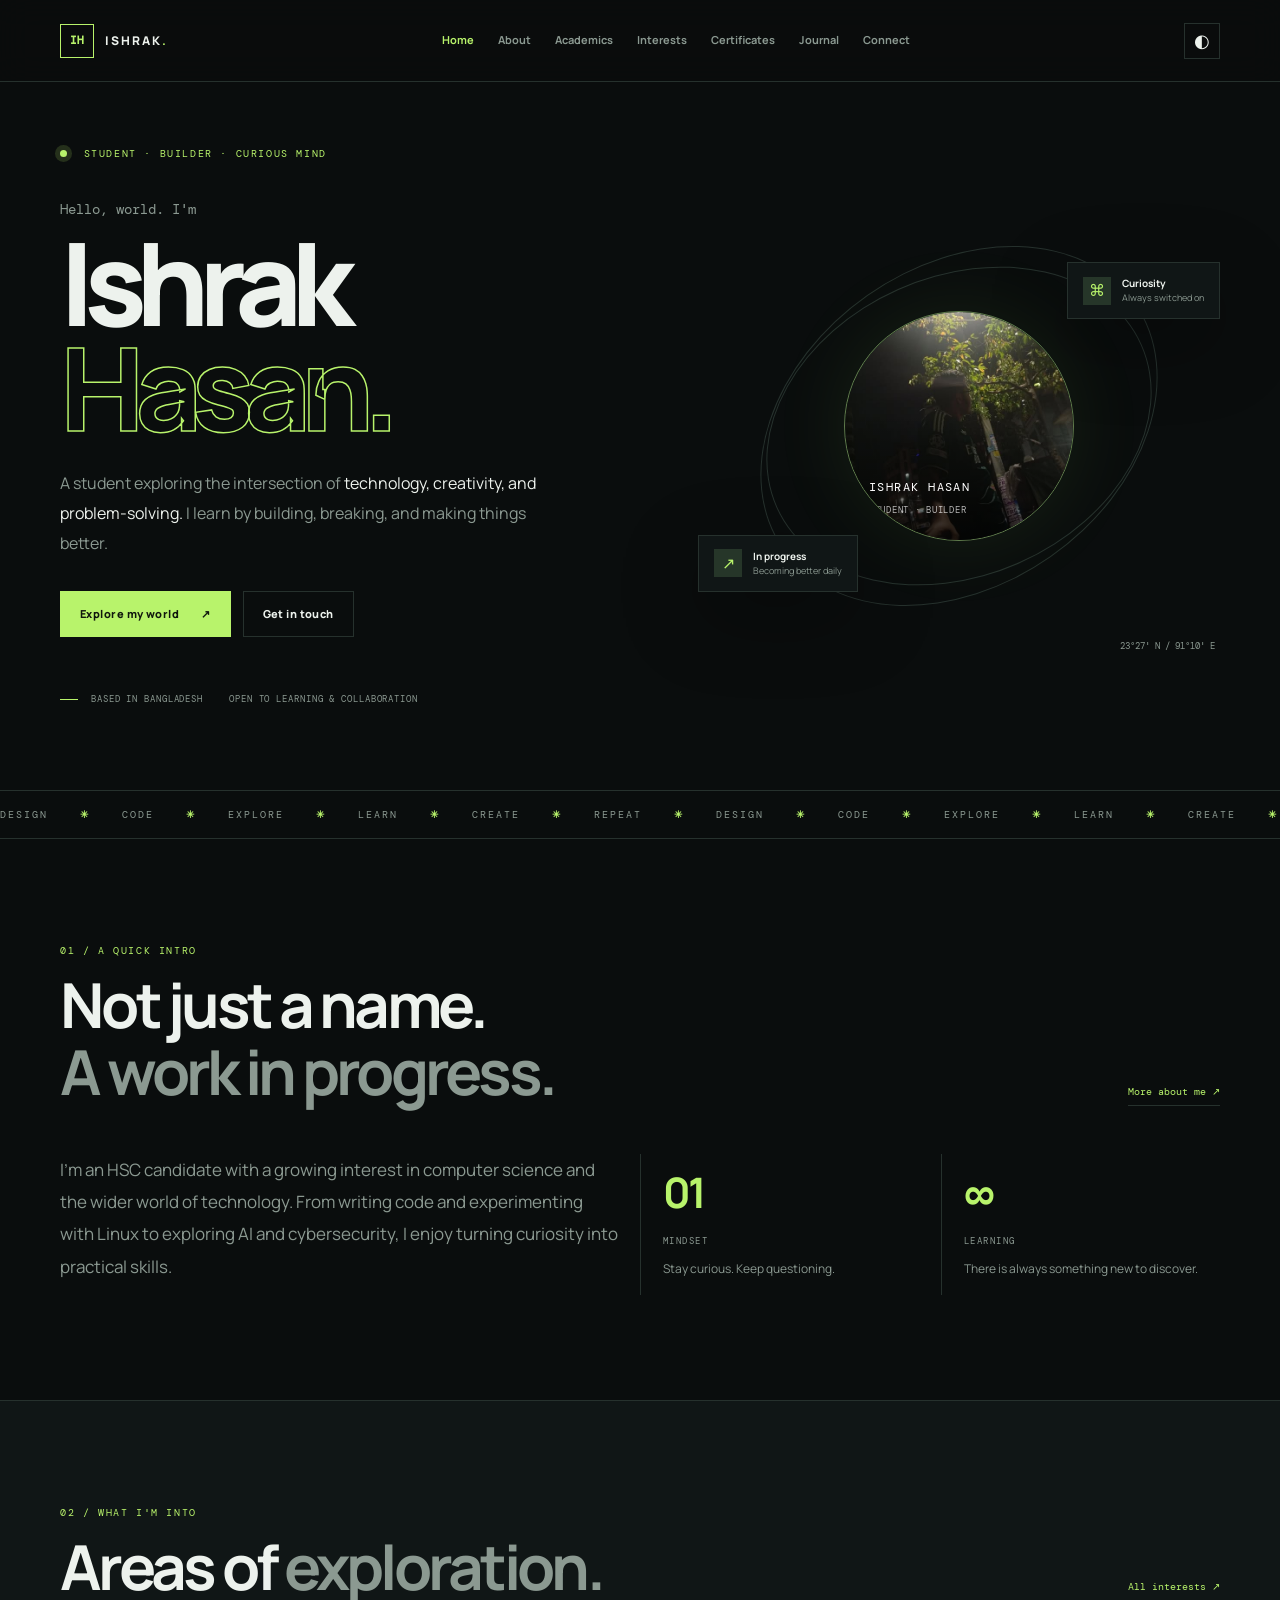
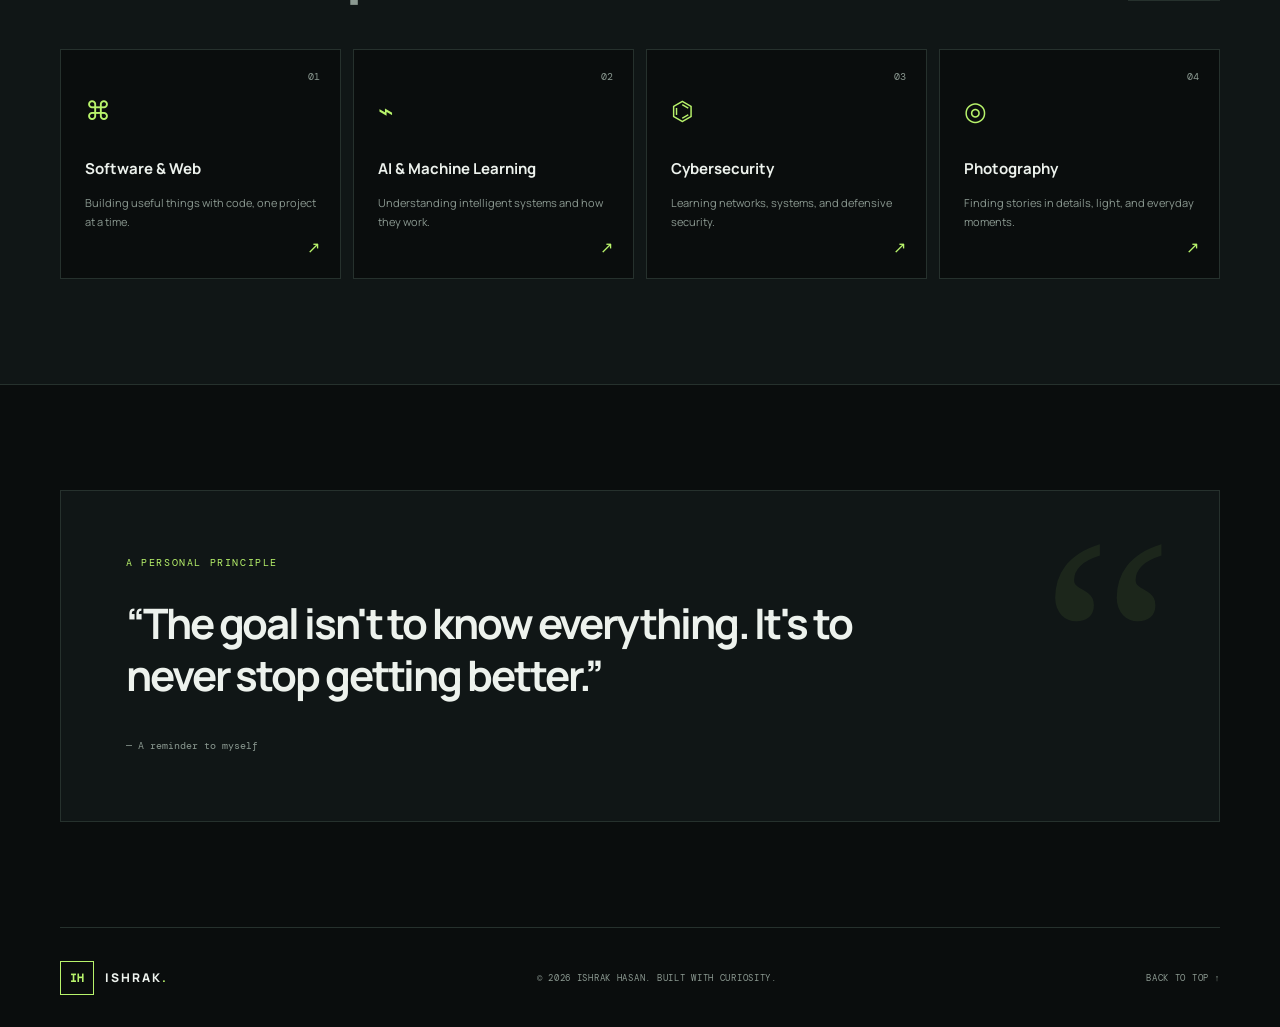
<file: index.html>
<!DOCTYPE html>
<html lang="en">
<head>
  <meta charset="UTF-8"><meta name="viewport" content="width=device-width, initial-scale=1">
  <meta name="description" content="Ishrak Hasan — student, developer, technology enthusiast and lifelong learner.">
  <title>Ishrak Hasan — Personal Portfolio</title>
  <link rel="preconnect" href="https://fonts.googleapis.com"><link rel="preconnect" href="https://fonts.gstatic.com" crossorigin>
  <link href="https://fonts.googleapis.com/css2?family=DM+Mono:wght@400;500&family=Manrope:wght@400;500;600;700;800&display=swap" rel="stylesheet">
  <link rel="stylesheet" href="assets/style.css">
</head>
<body>
<div class="progress" id="progress"></div>
<header class="site-header"><a class="brand" href="index.html"><span class="brand-mark">IH</span><span>ISHRAK<span class="brand-dot">.</span></span></a>
<button class="menu-toggle" aria-label="Toggle navigation" aria-expanded="false">☰</button>
<nav class="nav" id="nav"><a class="active" href="index.html">Home</a><a href="about.html">About</a><a href="academics.html">Academics</a><a href="interests.html">Interests</a><a href="certificates.html">Certificates</a><a href="blog.html">Journal</a><a href="social.html">Connect</a></nav>
<button class="theme-toggle" aria-label="Toggle theme" title="Toggle theme">◐</button></header>
<main>
<section class="hero wrap">
  <div class="hero-copy">
    <div class="eyebrow"><span class="pulse"></span> STUDENT · BUILDER · CURIOUS MIND</div>
    <p class="hero-kicker">Hello, world. I'm</p>
    <h1>Ishrak<br><span class="outline">Hasan.</span></h1>
    <p class="hero-lead">A student exploring the intersection of <span class="accent">technology, creativity, and problem-solving.</span> I learn by building, breaking, and making things better.</p>
    <div class="hero-actions"><a class="btn primary" href="about.html">Explore my world <span>↗</span></a><a class="btn secondary" href="social.html">Get in touch</a></div>
    <div class="hero-meta"><span><i class="meta-line"></i> BASED IN BANGLADESH</span><span>OPEN TO LEARNING & COLLABORATION</span></div>
  </div>
  
  <div class="hero-art">
    
    <div class="orbit orbit-one"></div><div class="orbit orbit-two"></div>
    <div class="art-core">
    <img src="assets/ishrak.jpg" alt="Ishrak Hasan">
    <div class="photo-overlay"></div>

    <div class="photo-label">
        <span>ISHRAK HASAN</span>
        <small>STUDENT · BUILDER</small>
    </div>
</div>
    <div class="float-card card-top"><span class="mini-icon">⌘</span><span><b>Curiosity</b><small>Always switched on</small></span></div>
    <div class="float-card card-bottom"><span class="mini-icon green">↗</span><span><b>In progress</b><small>Becoming better daily</small></span></div>
    <span class="art-coordinate">23°27' N / 91°10' E</span>
  </div>
</section>
<section class="ticker"><div>DESIGN <b>✳</b> CODE <b>✳</b> EXPLORE <b>✳</b> LEARN <b>✳</b> CREATE <b>✳</b> REPEAT <b>✳</b> DESIGN <b>✳</b> CODE <b>✳</b> EXPLORE <b>✳</b> LEARN <b>✳</b> CREATE <b>✳</b> REPEAT <b>✳</b></div></section>
<section class="section wrap"><div class="section-heading"><div><span class="eyebrow">01 / A QUICK INTRO</span><h2>Not just a name.<br><span class="muted">A work in progress.</span></h2></div><a class="text-link" href="about.html">More about me ↗</a></div>
<div class="intro-grid"><p class="intro-text">I'm an HSC candidate with a growing interest in computer science and the wider world of technology. From writing code and experimenting with Linux to exploring AI and cybersecurity, I enjoy turning curiosity into practical skills.</p><div class="stat-card"><span class="stat-number">01</span><span class="stat-label">MINDSET</span><p>Stay curious. Keep questioning.</p></div><div class="stat-card"><span class="stat-number">∞</span><span class="stat-label">LEARNING</span><p>There is always something new to discover.</p></div></div></section>
<section class="section section-alt"><div class="wrap"><div class="section-heading"><div><span class="eyebrow">02 / WHAT I'M INTO</span><h2>Areas of <span class="muted">exploration.</span></h2></div><a class="text-link" href="interests.html">All interests ↗</a></div>
<div class="interest-grid"><a class="interest-card" href="interests.html"><span class="interest-index">01</span><span class="interest-icon">⌘</span><h3>Software & Web</h3><p>Building useful things with code, one project at a time.</p><span class="card-arrow">↗</span></a><a class="interest-card" href="interests.html"><span class="interest-index">02</span><span class="interest-icon">⌁</span><h3>AI & Machine Learning</h3><p>Understanding intelligent systems and how they work.</p><span class="card-arrow">↗</span></a><a class="interest-card" href="interests.html"><span class="interest-index">03</span><span class="interest-icon">⌬</span><h3>Cybersecurity</h3><p>Learning networks, systems, and defensive security.</p><span class="card-arrow">↗</span></a><a class="interest-card" href="interests.html"><span class="interest-index">04</span><span class="interest-icon">◎</span><h3>Photography</h3><p>Finding stories in details, light, and everyday moments.</p><span class="card-arrow">↗</span></a></div></div></section>
<section class="section wrap"><div class="quote-panel"><span class="eyebrow">A PERSONAL PRINCIPLE</span><blockquote>“The goal isn't to know everything. It's to never stop getting better.”</blockquote><span class="quote-sign">— A reminder to myself</span></div></section>
</main>
<footer class="footer wrap"><a class="brand" href="index.html"><span class="brand-mark">IH</span><span>ISHRAK<span class="brand-dot">.</span></span></a><span>© <span id="year"></span> ISHRAK HASAN. BUILT WITH CURIOSITY.</span><a href="#top" class="back-top">BACK TO TOP ↑</a></footer>
<script src="assets/data.js"></script><script src="assets/main.js"></script></body></html>
</file>
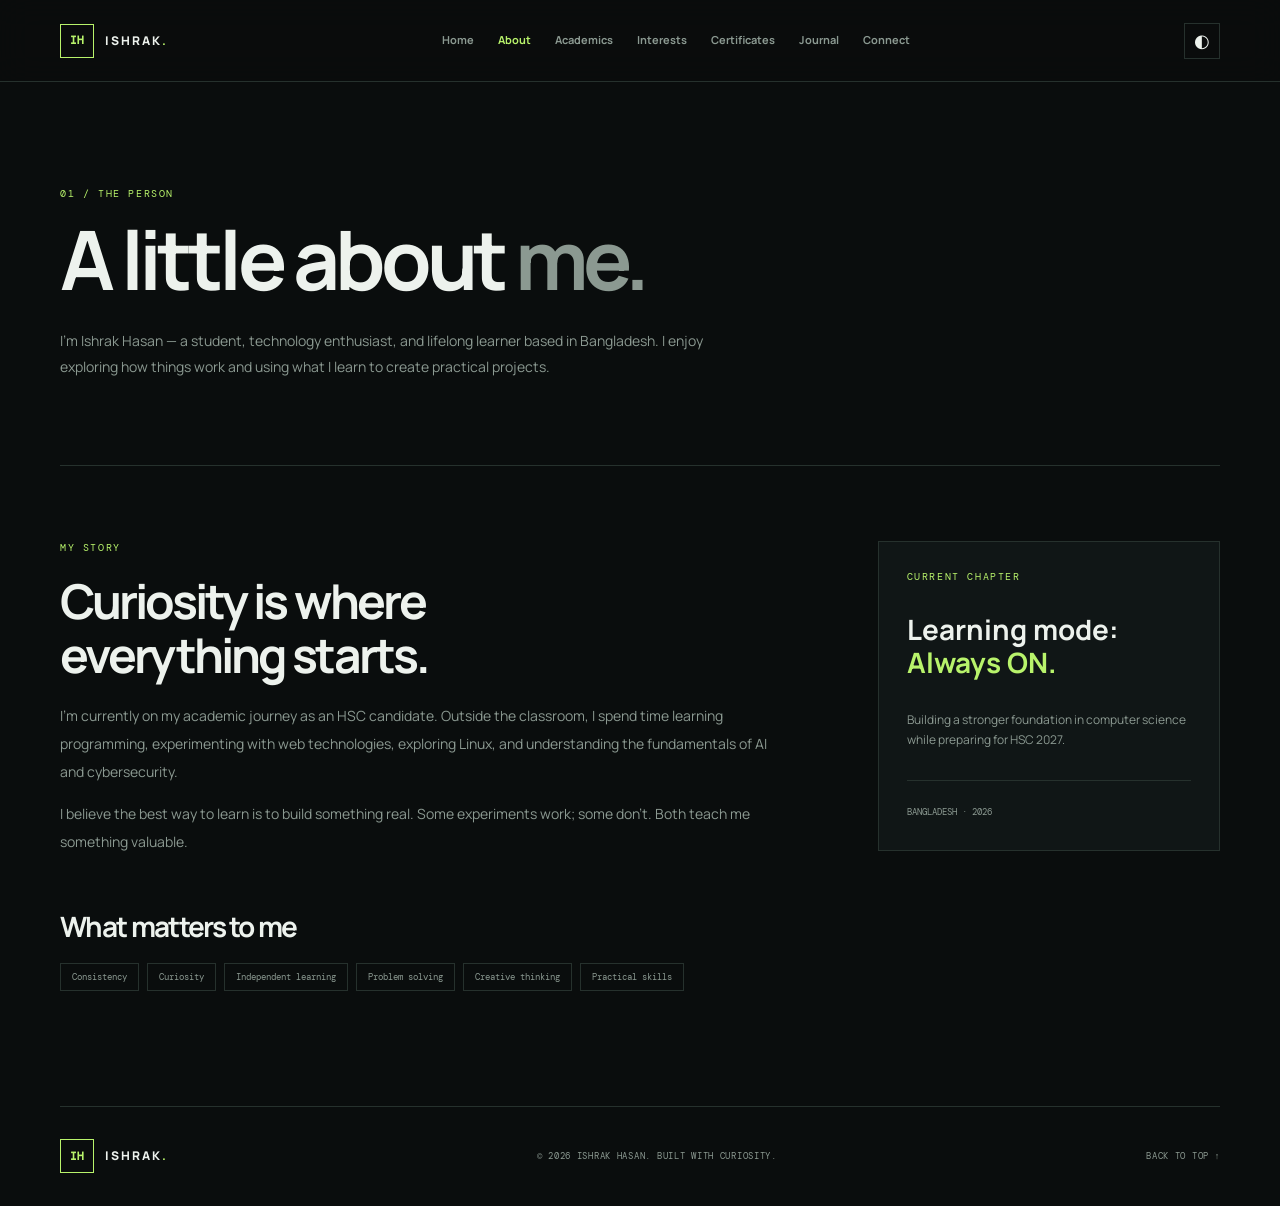
<file: about.html>
<!DOCTYPE html><html lang="en"><head>
    <meta charset="UTF-8"><meta name="viewport" content="width=device-width, initial-scale=1">
    <meta name="description" content="Ishrak Hasan — personal portfolio.">
    <title>About — Ishrak Hasan</title>
    <link rel="preconnect" href="https://fonts.googleapis.com">
    <link rel="preconnect" href="https://fonts.gstatic.com" crossorigin>
    <link href="https://fonts.googleapis.com/css2?family=DM+Mono:wght@400;500&family=Manrope:wght@400;500;600;700;800&display=swap" rel="stylesheet">
    <link rel="stylesheet" href="assets/style.css"></head><body>
        <div class="progress" id="progress"></div>
        <header class="site-header">
            <a class="brand" href="index.html">
                <span class="brand-mark">IH</span>
                <span>ISHRAK<span class="brand-dot">.</span></span>
            </a><button class="menu-toggle" aria-label="Toggle navigation" aria-expanded="false">☰</button>
            <nav class="nav"><a class="" href="index.html">Home</a>
                <a class="active" href="about.html">About</a>
                <a class="" href="academics.html">Academics</a>
                <a class="" href="interests.html">Interests</a>
                <a class="" href="certificates.html">Certificates</a>
                <a class="" href="blog.html">Journal</a>
                <a class="" href="social.html">Connect</a>
            </nav><button class="theme-toggle" aria-label="Toggle theme" title="Toggle theme">◐</button>
        </header><main><section class="page-hero wrap"><span class="eyebrow">01 / THE PERSON</span>
            <h1>A little about <span class='muted'>me.</span></h1>
            <p>I'm Ishrak Hasan — a student, technology enthusiast, and lifelong learner based in Bangladesh. I enjoy exploring how things work and using what I learn to create practical projects.</p>
        </section><section class="page-content wrap">
<div class="content-grid"><div class="content-main">
    <span class="eyebrow">MY STORY</span>
    <h2>Curiosity is where<br>everything starts.</h2>
    <p>I’m currently on my academic journey as an HSC candidate. Outside the classroom, I spend time learning programming, experimenting with web technologies, exploring Linux, and understanding the fundamentals of AI and cybersecurity.</p>
    <p>I believe the best way to learn is to build something real. Some experiments work; some don't. Both teach me something valuable.</p>
    <h2 class="subheading">What matters to me</h2>
    <div class="tag-cloud"><span>Consistency</span><span>Curiosity</span>
        <span>Independent learning</span><span>Problem solving</span>
        <span>Creative thinking</span><span>Practical skills</span>
    </div></div><aside class="side-note"><span class="eyebrow">CURRENT CHAPTER</span>
        <strong>Learning mode:<br><em>Always ON.</em></strong>
        <p>Building a stronger foundation in computer science while preparing for HSC 2027.</p>
        <div class="side-rule"></div><span class="mono">BANGLADESH · 2026</span>
    </aside></div></section></main><footer class="footer wrap"><a class="brand" href="index.html">
        <span class="brand-mark">IH</span><span>ISHRAK<span class="brand-dot">.</span>
    </span></a><span>© <span id="year"></span> ISHRAK HASAN. BUILT WITH CURIOSITY.</span>
    <a href="#top" class="back-top">BACK TO TOP ↑</a></footer><script src="assets/data.js">

    </script><script src="assets/main.js"></script>
    </body>
    </html>
</file>
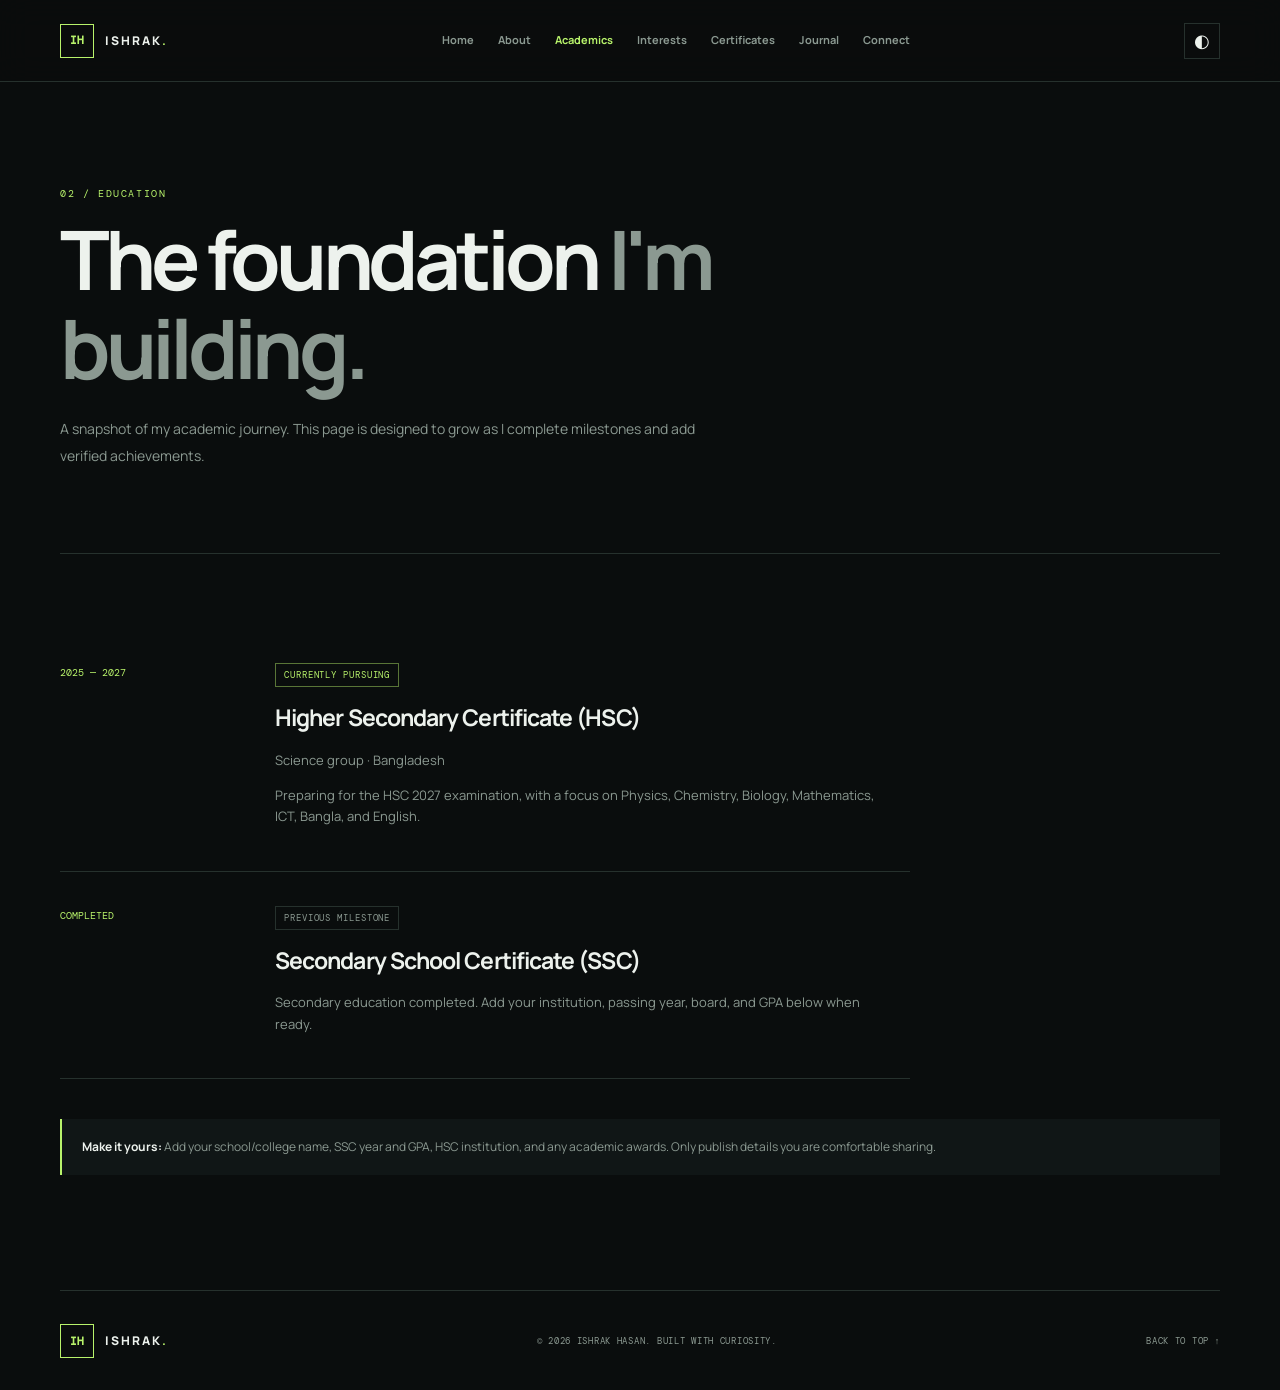
<file: academics.html>
<!DOCTYPE html><html lang="en"><head><meta charset="UTF-8"><meta name="viewport" content="width=device-width, initial-scale=1"><meta name="description" content="Ishrak Hasan — personal portfolio."><title>Academics — Ishrak Hasan</title><link rel="preconnect" href="https://fonts.googleapis.com"><link rel="preconnect" href="https://fonts.gstatic.com" crossorigin><link href="https://fonts.googleapis.com/css2?family=DM+Mono:wght@400;500&family=Manrope:wght@400;500;600;700;800&display=swap" rel="stylesheet"><link rel="stylesheet" href="assets/style.css"></head><body><div class="progress" id="progress"></div><header class="site-header"><a class="brand" href="index.html"><span class="brand-mark">IH</span><span>ISHRAK<span class="brand-dot">.</span></span></a><button class="menu-toggle" aria-label="Toggle navigation" aria-expanded="false">☰</button><nav class="nav"><a class="" href="index.html">Home</a><a class="" href="about.html">About</a><a class="active" href="academics.html">Academics</a><a class="" href="interests.html">Interests</a><a class="" href="certificates.html">Certificates</a><a class="" href="blog.html">Journal</a><a class="" href="social.html">Connect</a></nav><button class="theme-toggle" aria-label="Toggle theme" title="Toggle theme">◐</button></header><main><section class="page-hero wrap"><span class="eyebrow">02 / EDUCATION</span><h1>The foundation <span class='muted'>I'm building.</span></h1><p>A snapshot of my academic journey. This page is designed to grow as I complete milestones and add verified achievements.</p></section><section class="page-content wrap">
<div class="timeline"><article class="timeline-item"><span class="timeline-date">2025 — 2027</span><div><span class="status">CURRENTLY PURSUING</span><h2>Higher Secondary Certificate (HSC)</h2><p class="muted">Science group · Bangladesh</p><p>Preparing for the HSC 2027 examination, with a focus on Physics, Chemistry, Biology, Mathematics, ICT, Bangla, and English.</p></div></article><article class="timeline-item"><span class="timeline-date">COMPLETED</span><div><span class="status neutral-status">PREVIOUS MILESTONE</span><h2>Secondary School Certificate (SSC)</h2><p>Secondary education completed. Add your institution, passing year, board, and GPA below when ready.</p></div></article></div><div class="notice"><b>Make it yours:</b> Add your school/college name, SSC year and GPA, HSC institution, and any academic awards. Only publish details you are comfortable sharing.</div></section></main><footer class="footer wrap"><a class="brand" href="index.html"><span class="brand-mark">IH</span><span>ISHRAK<span class="brand-dot">.</span></span></a><span>© <span id="year"></span> ISHRAK HASAN. BUILT WITH CURIOSITY.</span><a href="#top" class="back-top">BACK TO TOP ↑</a></footer><script src="assets/data.js"></script><script src="assets/main.js"></script></body></html>
</file>
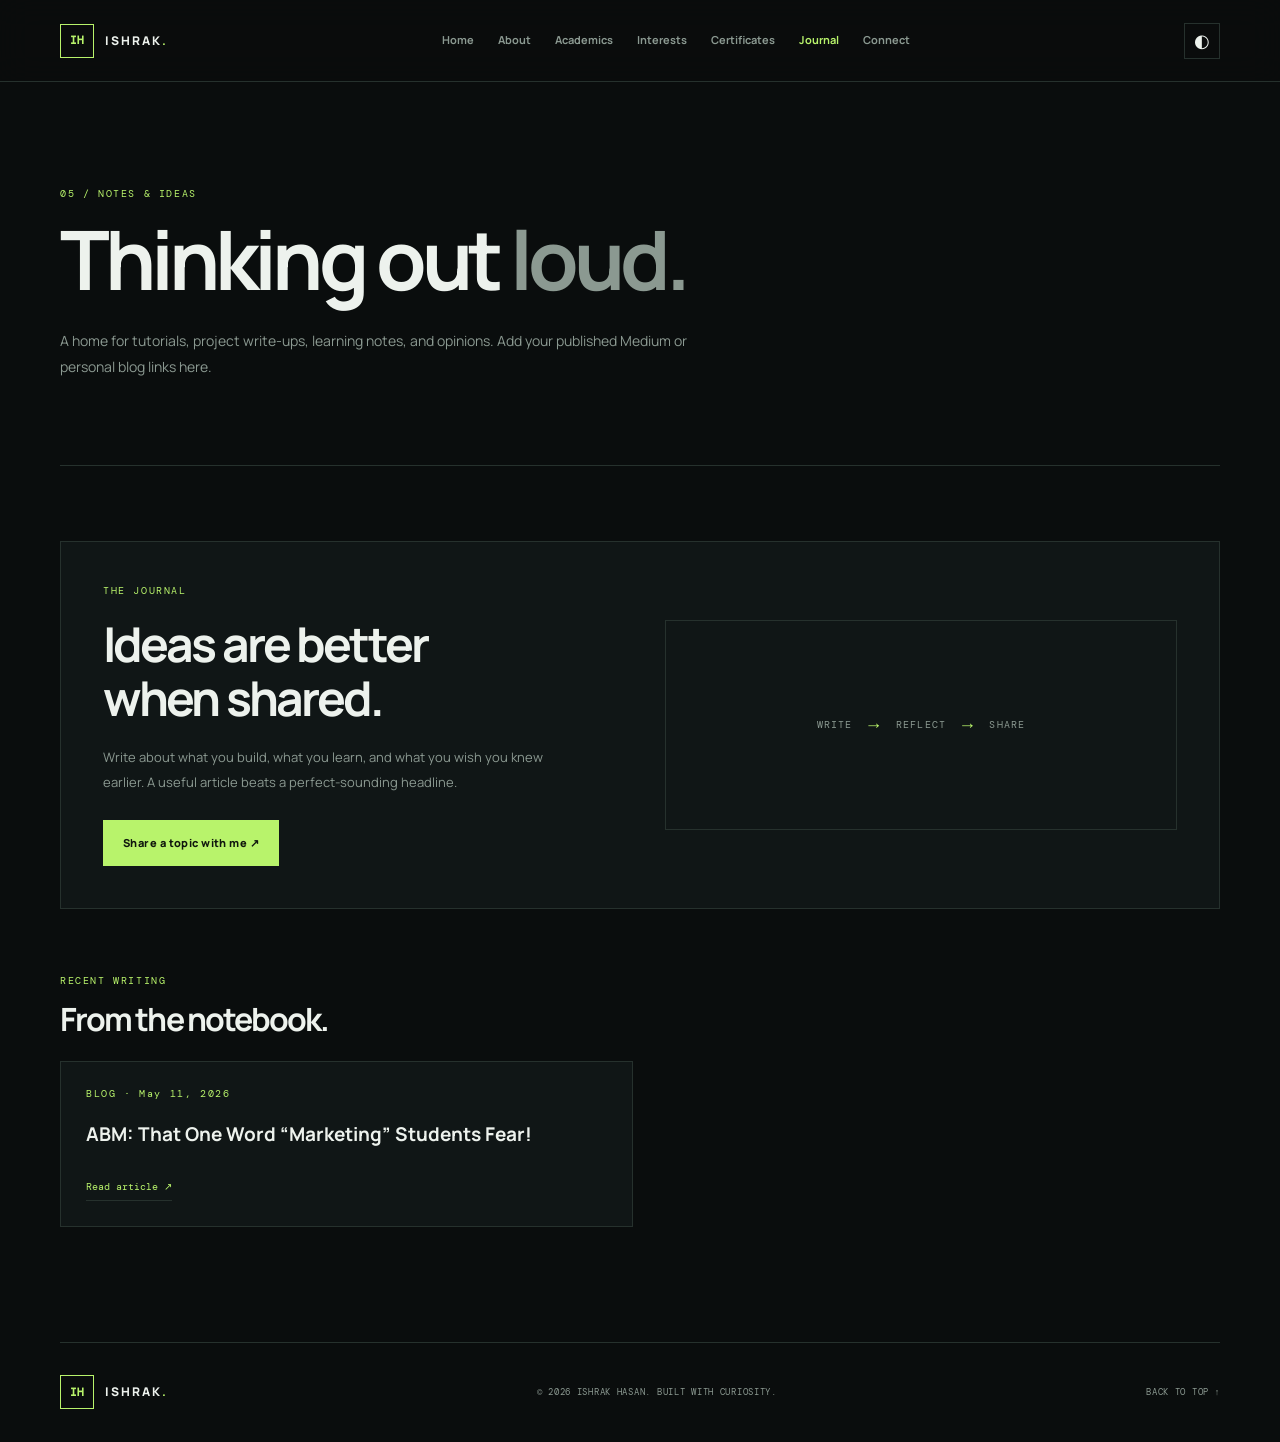
<file: blog.html>
<!DOCTYPE html><html lang="en"><head><meta charset="UTF-8"><meta name="viewport" content="width=device-width, initial-scale=1"><meta name="description" content="Ishrak Hasan — personal portfolio."><title>Journal — Ishrak Hasan</title><link rel="preconnect" href="https://fonts.googleapis.com"><link rel="preconnect" href="https://fonts.gstatic.com" crossorigin><link href="https://fonts.googleapis.com/css2?family=DM+Mono:wght@400;500&family=Manrope:wght@400;500;600;700;800&display=swap" rel="stylesheet"><link rel="stylesheet" href="assets/style.css"></head><body><div class="progress" id="progress"></div><header class="site-header"><a class="brand" href="index.html"><span class="brand-mark">IH</span><span>ISHRAK<span class="brand-dot">.</span></span></a><button class="menu-toggle" aria-label="Toggle navigation" aria-expanded="false">☰</button><nav class="nav"><a class="" href="index.html">Home</a><a class="" href="about.html">About</a><a class="" href="academics.html">Academics</a><a class="" href="interests.html">Interests</a><a class="" href="certificates.html">Certificates</a><a class="active" href="blog.html">Journal</a><a class="" href="social.html">Connect</a></nav><button class="theme-toggle" aria-label="Toggle theme" title="Toggle theme">◐</button></header><main><section class="page-hero wrap"><span class="eyebrow">05 / NOTES & IDEAS</span><h1>Thinking out <span class='muted'>loud.</span></h1><p>A home for tutorials, project write-ups, learning notes, and opinions. Add your published Medium or personal blog links here.</p></section><section class="page-content wrap">
<div class="blog-feature"><div><span class="eyebrow">THE JOURNAL</span><h2>Ideas are better<br>when shared.</h2><p>Write about what you build, what you learn, and what you wish you knew earlier. A useful article beats a perfect-sounding headline.</p><a class="btn primary" href="social.html">Share a topic with me ↗</a></div><div class="blog-graphic"><span>WRITE</span><b>→</b><span>REFLECT</span><b>→</b><span>SHARE</span></div></div><div class="section-heading compact-heading"><div><span class="eyebrow">RECENT WRITING</span><h2>From the notebook.</h2></div></div><div class="empty-state small-empty"><span class="eyebrow">NO POSTS ADDED YET</span><p>Your articles will appear here after you add them to <code>assets/data.js</code>.</p></div></section></main><footer class="footer wrap"><a class="brand" href="index.html"><span class="brand-mark">IH</span><span>ISHRAK<span class="brand-dot">.</span></span></a><span>© <span id="year"></span> ISHRAK HASAN. BUILT WITH CURIOSITY.</span><a href="#top" class="back-top">BACK TO TOP ↑</a></footer><script src="assets/data.js"></script><script src="assets/main.js"></script></body></html>
</file>
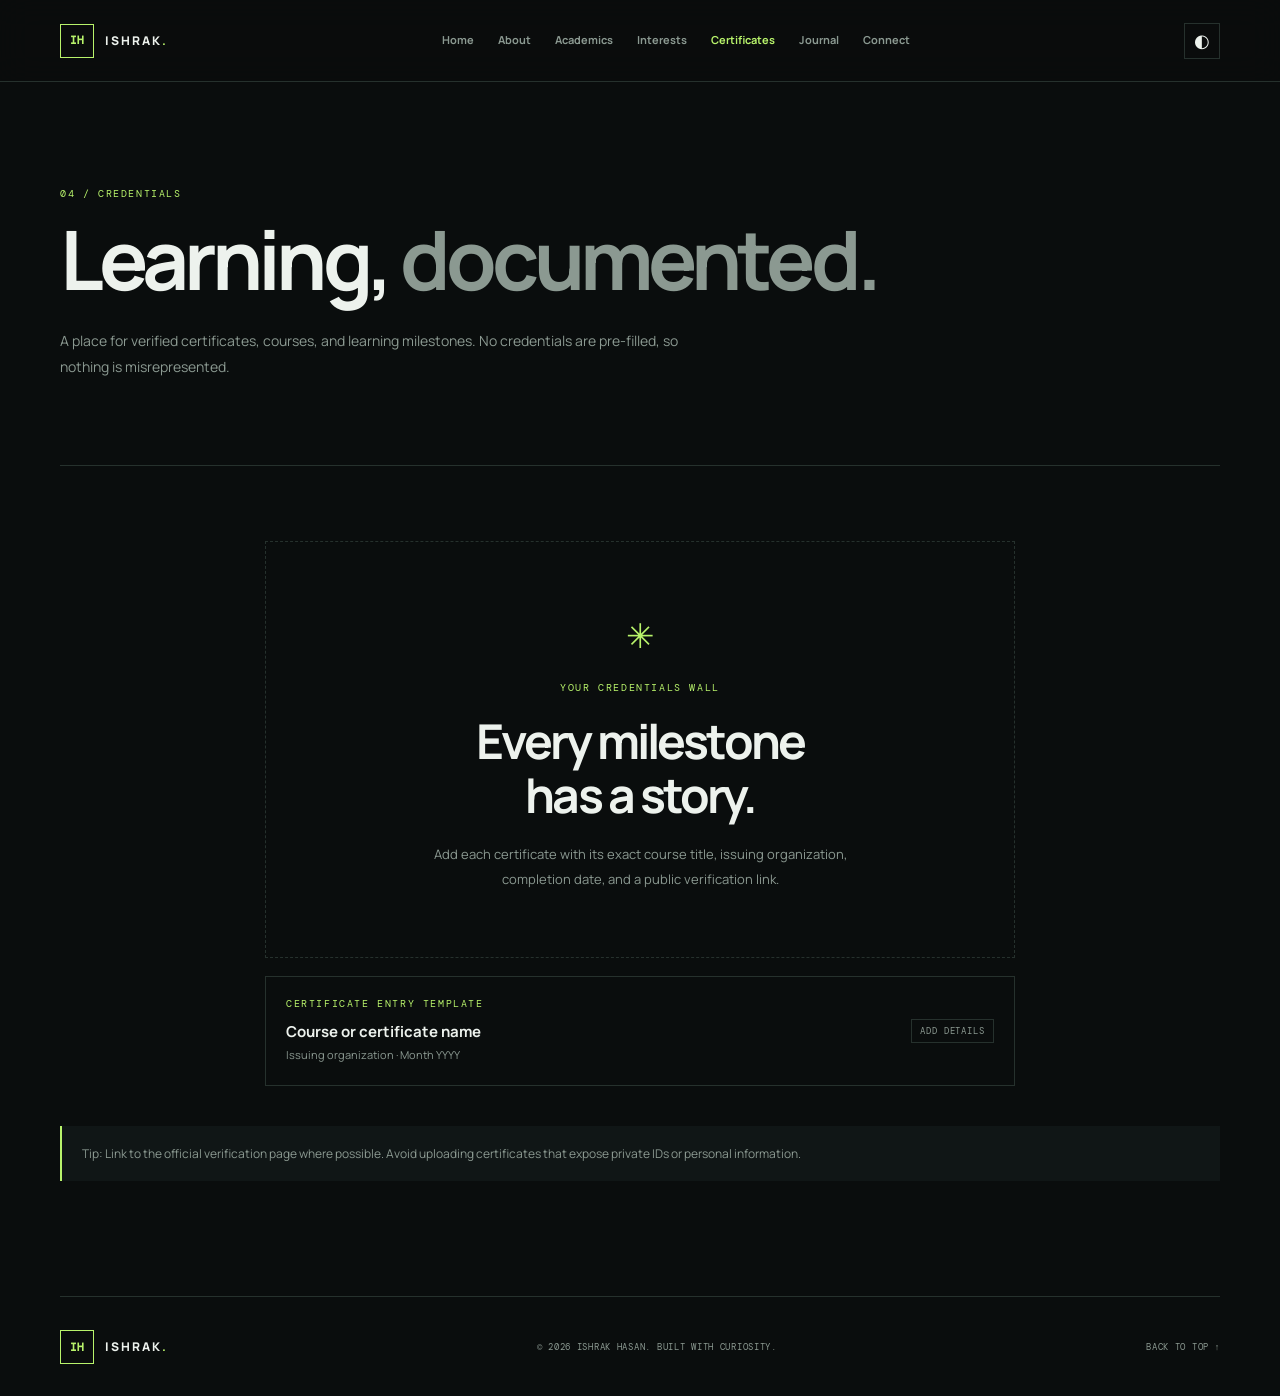
<file: certificates.html>
<!DOCTYPE html><html lang="en"><head><meta charset="UTF-8"><meta name="viewport" content="width=device-width, initial-scale=1"><meta name="description" content="Ishrak Hasan — personal portfolio."><title>Certificates — Ishrak Hasan</title><link rel="preconnect" href="https://fonts.googleapis.com"><link rel="preconnect" href="https://fonts.gstatic.com" crossorigin><link href="https://fonts.googleapis.com/css2?family=DM+Mono:wght@400;500&family=Manrope:wght@400;500;600;700;800&display=swap" rel="stylesheet"><link rel="stylesheet" href="assets/style.css"></head><body><div class="progress" id="progress"></div><header class="site-header"><a class="brand" href="index.html"><span class="brand-mark">IH</span><span>ISHRAK<span class="brand-dot">.</span></span></a><button class="menu-toggle" aria-label="Toggle navigation" aria-expanded="false">☰</button><nav class="nav"><a class="" href="index.html">Home</a><a class="" href="about.html">About</a><a class="" href="academics.html">Academics</a><a class="" href="interests.html">Interests</a><a class="active" href="certificates.html">Certificates</a><a class="" href="blog.html">Journal</a><a class="" href="social.html">Connect</a></nav><button class="theme-toggle" aria-label="Toggle theme" title="Toggle theme">◐</button></header><main><section class="page-hero wrap"><span class="eyebrow">04 / CREDENTIALS</span><h1>Learning, <span class='muted'>documented.</span></h1><p>A place for verified certificates, courses, and learning milestones. No credentials are pre-filled, so nothing is misrepresented.</p></section><section class="page-content wrap">
<div class="empty-state"><span class="empty-symbol">✳</span><span class="eyebrow">YOUR CREDENTIALS WALL</span><h2>Every milestone<br>has a story.</h2><p>Add each certificate with its exact course title, issuing organization, completion date, and a public verification link.</p></div><div class="certificate-template"><div><span class="eyebrow">CERTIFICATE ENTRY TEMPLATE</span><h3>Course or certificate name</h3><p>Issuing organization · Month YYYY</p></div><span class="status neutral-status">ADD DETAILS</span></div><div class="notice">Tip: Link to the official verification page where possible. Avoid uploading certificates that expose private IDs or personal information.</div></section></main><footer class="footer wrap"><a class="brand" href="index.html"><span class="brand-mark">IH</span><span>ISHRAK<span class="brand-dot">.</span></span></a><span>© <span id="year"></span> ISHRAK HASAN. BUILT WITH CURIOSITY.</span><a href="#top" class="back-top">BACK TO TOP ↑</a></footer><script src="assets/data.js"></script><script src="assets/main.js"></script></body></html>
</file>
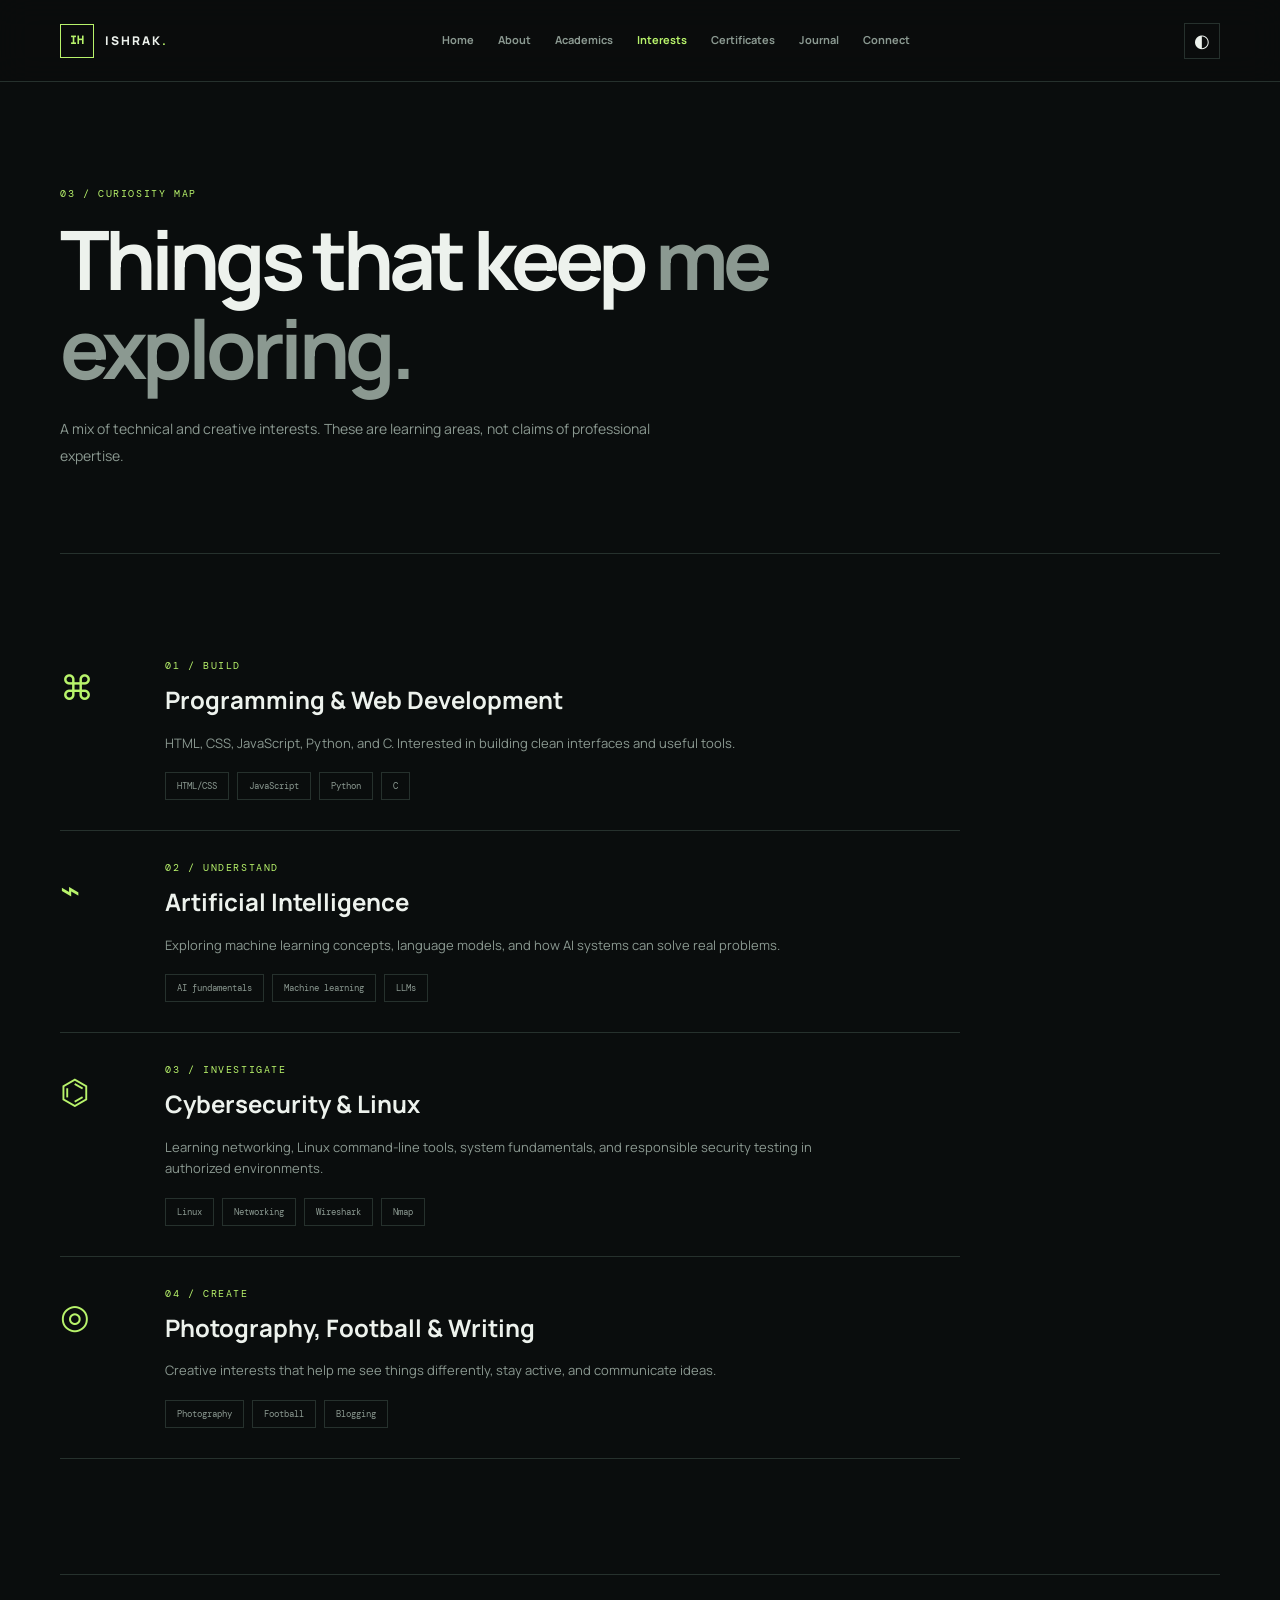
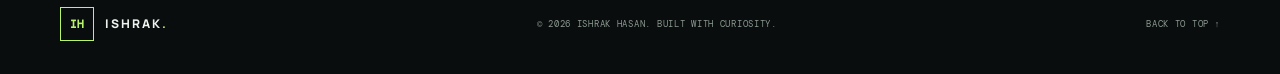
<file: interests.html>
<!DOCTYPE html><html lang="en"><head><meta charset="UTF-8"><meta name="viewport" content="width=device-width, initial-scale=1"><meta name="description" content="Ishrak Hasan — personal portfolio."><title>Interests — Ishrak Hasan</title><link rel="preconnect" href="https://fonts.googleapis.com"><link rel="preconnect" href="https://fonts.gstatic.com" crossorigin><link href="https://fonts.googleapis.com/css2?family=DM+Mono:wght@400;500&family=Manrope:wght@400;500;600;700;800&display=swap" rel="stylesheet"><link rel="stylesheet" href="assets/style.css"></head><body><div class="progress" id="progress"></div><header class="site-header"><a class="brand" href="index.html"><span class="brand-mark">IH</span><span>ISHRAK<span class="brand-dot">.</span></span></a><button class="menu-toggle" aria-label="Toggle navigation" aria-expanded="false">☰</button><nav class="nav"><a class="" href="index.html">Home</a><a class="" href="about.html">About</a><a class="" href="academics.html">Academics</a><a class="active" href="interests.html">Interests</a><a class="" href="certificates.html">Certificates</a><a class="" href="blog.html">Journal</a><a class="" href="social.html">Connect</a></nav><button class="theme-toggle" aria-label="Toggle theme" title="Toggle theme">◐</button></header><main><section class="page-hero wrap"><span class="eyebrow">03 / CURIOSITY MAP</span><h1>Things that keep <span class='muted'>me exploring.</span></h1><p>A mix of technical and creative interests. These are learning areas, not claims of professional expertise.</p></section><section class="page-content wrap">
<div class="interest-list"><article><span class="interest-icon">⌘</span><div><span class="eyebrow">01 / BUILD</span><h2>Programming & Web Development</h2><p>HTML, CSS, JavaScript, Python, and C. Interested in building clean interfaces and useful tools.</p><div class="tag-cloud"><span>HTML/CSS</span><span>JavaScript</span><span>Python</span><span>C</span></div></div></article><article><span class="interest-icon">⌁</span><div><span class="eyebrow">02 / UNDERSTAND</span><h2>Artificial Intelligence</h2><p>Exploring machine learning concepts, language models, and how AI systems can solve real problems.</p><div class="tag-cloud"><span>AI fundamentals</span><span>Machine learning</span><span>LLMs</span></div></div></article><article><span class="interest-icon">⌬</span><div><span class="eyebrow">03 / INVESTIGATE</span><h2>Cybersecurity & Linux</h2><p>Learning networking, Linux command-line tools, system fundamentals, and responsible security testing in authorized environments.</p><div class="tag-cloud"><span>Linux</span><span>Networking</span><span>Wireshark</span><span>Nmap</span></div></div></article><article><span class="interest-icon">◎</span><div><span class="eyebrow">04 / CREATE</span><h2>Photography, Football & Writing</h2><p>Creative interests that help me see things differently, stay active, and communicate ideas.</p><div class="tag-cloud"><span>Photography</span><span>Football</span><span>Blogging</span></div></div></article></div></section></main><footer class="footer wrap"><a class="brand" href="index.html"><span class="brand-mark">IH</span><span>ISHRAK<span class="brand-dot">.</span></span></a><span>© <span id="year"></span> ISHRAK HASAN. BUILT WITH CURIOSITY.</span><a href="#top" class="back-top">BACK TO TOP ↑</a></footer><script src="assets/data.js"></script><script src="assets/main.js"></script></body></html>
</file>
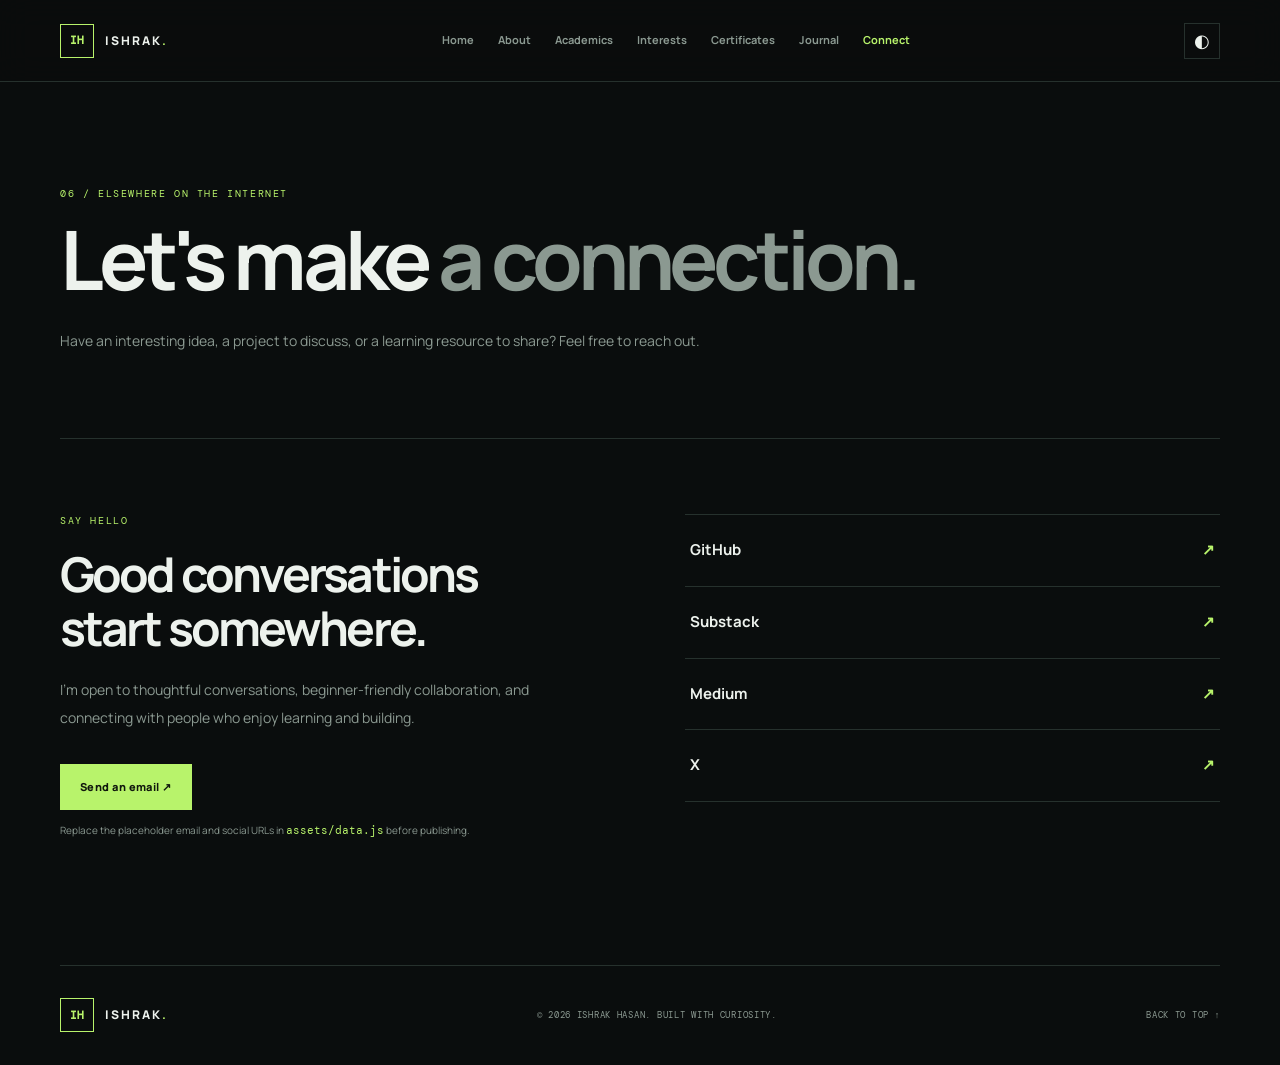
<file: social.html>
<!DOCTYPE html><html lang="en"><head><meta charset="UTF-8"><meta name="viewport" content="width=device-width, initial-scale=1"><meta name="description" content="Ishrak Hasan — personal portfolio."><title>Connect — Ishrak Hasan</title><link rel="preconnect" href="https://fonts.googleapis.com"><link rel="preconnect" href="https://fonts.gstatic.com" crossorigin><link href="https://fonts.googleapis.com/css2?family=DM+Mono:wght@400;500&family=Manrope:wght@400;500;600;700;800&display=swap" rel="stylesheet"><link rel="stylesheet" href="assets/style.css"></head><body><div class="progress" id="progress"></div><header class="site-header"><a class="brand" href="index.html"><span class="brand-mark">IH</span><span>ISHRAK<span class="brand-dot">.</span></span></a><button class="menu-toggle" aria-label="Toggle navigation" aria-expanded="false">☰</button><nav class="nav"><a class="" href="index.html">Home</a><a class="" href="about.html">About</a><a class="" href="academics.html">Academics</a><a class="" href="interests.html">Interests</a><a class="" href="certificates.html">Certificates</a><a class="" href="blog.html">Journal</a><a class="active" href="social.html">Connect</a></nav><button class="theme-toggle" aria-label="Toggle theme" title="Toggle theme">◐</button></header><main><section class="page-hero wrap"><span class="eyebrow">06 / ELSEWHERE ON THE INTERNET</span><h1>Let's make <span class='muted'>a connection.</span></h1><p>Have an interesting idea, a project to discuss, or a learning resource to share? Feel free to reach out.</p></section><section class="page-content wrap">
<div class="contact-layout"><div><span class="eyebrow">SAY HELLO</span><h2>Good conversations<br>start somewhere.</h2><p>I'm open to thoughtful conversations, beginner-friendly collaboration, and connecting with people who enjoy learning and building.</p><a class="btn primary" id="email-link" href="mailto:hello@example.com">Send an email ↗</a><p class="tiny-note">Replace the placeholder email and social URLs in <code>assets/data.js</code> before publishing.</p></div><div class="social-list" id="social-list"><a href="#" class="social-item"><span>GitHub</span><b>↗</b></a><a href="#" class="social-item"><span>LinkedIn</span><b>↗</b></a><a href="#" class="social-item"><span>Medium</span><b>↗</b></a><a href="#" class="social-item"><span>Instagram</span><b>↗</b></a></div></div></section></main><footer class="footer wrap"><a class="brand" href="index.html"><span class="brand-mark">IH</span><span>ISHRAK<span class="brand-dot">.</span></span></a><span>© <span id="year"></span> ISHRAK HASAN. BUILT WITH CURIOSITY.</span><a href="#top" class="back-top">BACK TO TOP ↑</a></footer><script src="assets/data.js"></script><script src="assets/main.js"></script></body></html>
</file>
<file: assets/style.css>
@import url('https://fonts.googleapis.com/css2?family=Space+Grotesk:wght@400;500;600;700&display=swap');
:root{--bg:#0a0d0d;--panel:#101616;--panel2:#141c1a;--text:#edf2ed;--muted:#8b9991;--line:#26312d;--accent:#b8f36b;--accent2:#d7ff9d;--shadow:0 24px 80px #0005}
:root[data-theme="light"]{--bg:#f5f7f2;--panel:#fff;--panel2:#eaf0e8;--text:#152019;--muted:#637168;--line:#dce5db;--accent:#4b8e20;--accent2:#356b16;--shadow:0 24px 80px #23351b12}
*{box-sizing:border-box}html{scroll-behavior:smooth}body{margin:0;background:var(--bg);color:var(--text);font-family:Manrope, sans-serif;line-height:1.65;transition:background .25s,color .25s}a{color:inherit;text-decoration:none}.wrap{width:min(1160px,calc(100% - 48px));margin-inline:auto}.progress{height:2px;background:var(--accent);position:fixed;z-index:30;top:0;left:0;width:0}.site-header{height:82px;padding:0 max(24px,calc((100vw - 1160px)/2));display:flex;align-items:center;justify-content:space-between;border-bottom:1px solid var(--line);position:sticky;top:0;background:color-mix(in srgb,var(--bg) 90%,transparent);backdrop-filter:blur(16px);z-index:20}.brand{display:flex;align-items:center;gap:11px;font-size:12px;font-weight:800;letter-spacing:.16em}.brand-mark{width:34px;height:34px;border:1px solid var(--accent);display:grid;place-items:center;color:var(--accent);font-family:"DM Mono";font-size:11px;letter-spacing:0}.brand-dot{color:var(--accent)}.nav{display:flex;align-items:center;gap:24px}.nav a{font-size:11px;color:var(--muted);font-weight:700;transition:.2s}.nav a:hover,.nav a.active{color:var(--accent)}.theme-toggle,.menu-toggle{background:none;border:1px solid var(--line);color:var(--text);width:36px;height:36px;cursor:pointer;font-size:18px}.menu-toggle{display:none}.hero{min-height:660px;display:grid;grid-template-columns:1.1fr .9fr;align-items:center;padding-block:65px 85px}.eyebrow{font:10px "DM Mono",monospace;letter-spacing:.16em;color:var(--accent);display:block}.pulse{display:inline-block;width:7px;height:7px;border-radius:50%;background:var(--accent);margin-right:9px;box-shadow:0 0 0 5px color-mix(in srgb,var(--accent) 15%,transparent)}.hero-kicker{font:14px "DM Mono";color:var(--muted);margin:40px 0 0}.hero h1{font-size:clamp(68px,9vw,122px);line-height:.91;letter-spacing:-.09em;margin:12px 0 28px;font-weight:800}.outline{color:transparent;-webkit-text-stroke:1.5px var(--accent)}.hero-lead{font-size:16px;max-width:490px;color:var(--muted);line-height:1.9}.accent{color:var(--text)}.hero-actions{display:flex;gap:12px;margin-top:32px;flex-wrap:wrap}.btn{padding:13px 19px;font-size:11px;font-weight:800;letter-spacing:.04em;display:inline-flex;gap:22px;align-items:center;border:1px solid var(--line);transition:.2s}.btn.primary{background:var(--accent);color:#10170d;border-color:var(--accent)}.btn:hover{transform:translateY(-3px)}.btn.secondary:hover{border-color:var(--accent);color:var(--accent)}.hero-meta{display:flex;gap:26px;margin-top:56px;color:var(--muted);font:9px "DM Mono";letter-spacing:.1em;flex-wrap:wrap}.meta-line{display:inline-block;width:18px;height:1px;background:var(--accent);vertical-align:middle;margin-right:7px}.hero-art{height:460px;position:relative;display:grid;place-items:center}.orbit{position:absolute;border:1px solid var(--line);border-radius:50%;transform:rotate(-24deg)}.orbit-one{width:400px;height:300px}.orbit-two{width:320px;height:430px;transform:rotate(55deg)}.art-core{width:230px;height:230px;border-radius:50%;background:radial-gradient(circle at 35% 30%,#263b27,#101714 70%);border:1px solid #607c4c;box-shadow:0 0 80px #9fe65b17,inset 0 0 40px #9fe65b0b;display:flex;flex-direction:column;align-items:center;justify-content:center;position:relative}.art-core strong{font-size:86px;letter-spacing:-.12em;line-height:1}.art-core strong span{color:var(--accent)}.core-small,.core-bottom{font:8px "DM Mono";letter-spacing:.12em;color:#9bad9c}.core-bottom{margin-top:18px}.float-card{position:absolute;background:var(--panel);border:1px solid var(--line);padding:12px 15px;display:flex;gap:11px;align-items:center;box-shadow:var(--shadow)}.card-top{top:66px;right:0}.card-bottom{bottom:64px;left:0}.mini-icon{width:28px;height:28px;background:#263629;color:var(--accent);display:grid;place-items:center}.mini-icon.green{background:#263629}.float-card b,.float-card small{display:block}.float-card b{font-size:10px}.float-card small{font-size:9px;color:var(--muted)}.art-coordinate{position:absolute;bottom:4px;right:5px;font:9px "DM Mono";color:var(--muted)}.ticker{overflow:hidden;border-block:1px solid var(--line);padding:17px 0;color:var(--muted);font:10px "DM Mono";letter-spacing:.2em;white-space:nowrap}.ticker div{min-width:max-content;animation:marquee 32s linear infinite}.ticker b{color:var(--accent);padding:0 24px}@keyframes marquee{to{transform:translateX(-35%)}}.section{padding-block:105px}.section-alt{background:var(--panel);border-block:1px solid var(--line)}.section-heading{display:flex;align-items:end;justify-content:space-between;margin-bottom:48px;gap:20px}.section-heading h2,.page-hero h1{font-size:clamp(38px,5vw,62px);line-height:1.08;letter-spacing:-.06em;margin:15px 0 0}.muted{color:var(--muted)}.text-link{font:10px "DM Mono";color:var(--accent);border-bottom:1px solid var(--line);padding-bottom:7px}.intro-grid{display:grid;grid-template-columns:2fr 1fr 1fr;gap:22px}.intro-text{font-size:17px;line-height:1.9;color:var(--muted);max-width:590px;margin:0}.stat-card{border-left:1px solid var(--line);padding:4px 0 4px 22px}.stat-number{font-size:42px;letter-spacing:-.08em;color:var(--accent);font-weight:700}.stat-label{display:block;font:9px "DM Mono";letter-spacing:.16em;color:var(--muted);margin-top:8px}.stat-card p{font-size:12px;color:var(--muted)}.interest-grid{display:grid;grid-template-columns:repeat(4,1fr);gap:12px}.interest-card{background:var(--bg);border:1px solid var(--line);padding:24px;min-height:230px;position:relative;transition:.25s}.interest-card:hover{border-color:var(--accent);transform:translateY(-5px)}.interest-index{position:absolute;right:20px;top:20px;font:10px "DM Mono";color:var(--muted)}.interest-icon{font-size:26px;color:var(--accent);display:block;margin:15px 0 25px}.interest-card h3{font-size:15px;margin:0 0 9px}.interest-card p{font-size:11px;color:var(--muted);line-height:1.8}.card-arrow{position:absolute;right:20px;bottom:18px;color:var(--accent)}.quote-panel{padding:65px;background:var(--panel);border:1px solid var(--line);position:relative;overflow:hidden}.quote-panel:after{content:"“";position:absolute;right:45px;top:-95px;font-size:300px;color:color-mix(in srgb,var(--accent) 7%,transparent);font-family:Georgia}.quote-panel blockquote{font-size:clamp(25px,4vw,42px);font-weight:700;letter-spacing:-.05em;line-height:1.25;max-width:790px;margin:28px 0}.quote-sign{font:10px "DM Mono";color:var(--muted)}.footer{min-height:100px;border-top:1px solid var(--line);display:flex;align-items:center;justify-content:space-between;gap:18px}.footer>span,.back-top{font:9px "DM Mono";letter-spacing:.08em;color:var(--muted)}.back-top:hover{color:var(--accent)}
/* inner pages */.page-hero{padding-block:105px 70px;border-bottom:1px solid var(--line)}.page-hero h1{font-size:clamp(48px,7vw,82px);max-width:900px}.page-hero p{max-width:650px;color:var(--muted);font-size:14px;line-height:1.9;margin-top:24px}.page-content{padding-block:75px 115px;min-height:380px}.content-grid{display:grid;grid-template-columns:1.7fr .8fr;gap:90px}.content-main h2,.contact-layout h2,.empty-state h2,.blog-feature h2{font-size:clamp(30px,4vw,48px);line-height:1.13;letter-spacing:-.06em;margin:20px 0}.content-main p,.contact-layout p{color:var(--muted);font-size:14px;line-height:2}.subheading{margin-top:55px!important;font-size:28px!important}.tag-cloud{display:flex;flex-wrap:wrap;gap:8px;margin-top:18px}.tag-cloud span{border:1px solid var(--line);padding:7px 11px;font:9px "DM Mono";color:var(--muted)}.side-note{background:var(--panel);border:1px solid var(--line);padding:28px;height:max-content}.side-note strong{display:block;font-size:28px;line-height:1.2;margin:30px 0}.side-note em{color:var(--accent);font-style:normal}.side-note p{font-size:12px;color:var(--muted)}.side-rule{height:1px;background:var(--line);margin:30px 0 15px}.mono{font:9px "DM Mono";color:var(--muted)}.timeline{max-width:850px}.timeline-item{display:grid;grid-template-columns:180px 1fr;gap:35px;padding:30px 0;border-bottom:1px solid var(--line)}.timeline-date{font:10px "DM Mono";color:var(--accent);padding-top:7px}.timeline-item h2{font-size:23px;letter-spacing:-.04em;margin:12px 0}.timeline-item p{font-size:13px;color:var(--muted);max-width:620px}.status{display:inline-block;font:9px "DM Mono";letter-spacing:.1em;color:var(--accent);border:1px solid color-mix(in srgb,var(--accent) 45%,transparent);padding:5px 8px}.neutral-status{color:var(--muted);border-color:var(--line)}.notice{margin-top:40px;padding:18px 20px;border-left:2px solid var(--accent);background:var(--panel);color:var(--muted);font-size:12px}.notice b{color:var(--text)}.interest-list{max-width:900px}.interest-list article{display:grid;grid-template-columns:75px 1fr;gap:30px;padding:30px 0;border-bottom:1px solid var(--line)}.interest-list .interest-icon{font-size:34px;margin:0}.interest-list h2{font-size:24px;margin:8px 0}.interest-list p{color:var(--muted);font-size:13px;max-width:680px}.empty-state{text-align:center;padding:65px 20px;border:1px dashed var(--line);max-width:750px;margin:0 auto}.empty-symbol{font-size:34px;color:var(--accent);display:block;margin-bottom:18px}.empty-state p{color:var(--muted);font-size:13px;max-width:470px;margin:0 auto;line-height:1.9}.certificate-template{max-width:750px;margin:18px auto 0;padding:20px;border:1px solid var(--line);display:flex;align-items:center;justify-content:space-between;gap:15px}.certificate-template h3{margin:10px 0 2px;font-size:15px}.certificate-template p{font-size:11px;color:var(--muted);margin:0}.blog-feature{display:grid;grid-template-columns:1fr 1fr;gap:50px;padding:42px;background:var(--panel);border:1px solid var(--line);align-items:center}.blog-feature p{color:var(--muted);font-size:13px;max-width:440px;line-height:1.9;margin-bottom:25px}.blog-graphic{min-height:210px;border:1px solid var(--line);display:flex;align-items:center;justify-content:center;gap:12px;flex-wrap:wrap;padding:20px;font:10px "DM Mono";letter-spacing:.12em;color:var(--muted)}.blog-graphic b{color:var(--accent);font-size:18px}.compact-heading{margin:65px 0 25px}.compact-heading h2{font-size:32px}.small-empty{padding:35px}.small-empty code,code{color:var(--accent);font:11px "DM Mono"}.contact-layout{display:grid;grid-template-columns:1fr 1fr;gap:90px}.contact-layout .btn{margin-top:18px}.tiny-note{font-size:10px!important}.social-list{border-top:1px solid var(--line)}.social-item{padding:23px 5px;border-bottom:1px solid var(--line);display:flex;justify-content:space-between;font-size:15px;font-weight:700;transition:.2s}.social-item b{color:var(--accent)}.social-item:hover{padding-left:15px;color:var(--accent)}.post-grid{display:grid;grid-template-columns:repeat(2,1fr);gap:15px}.post-card{padding:25px;border:1px solid var(--line);background:var(--panel)}.post-card h3{font-size:19px}.post-card .text-link{display:inline-block;margin-top:10px}
@media(max-width:900px){.nav{gap:12px}.nav a{font-size:10px}.hero{grid-template-columns:1fr .8fr}.hero-art{transform:scale(.85)}.interest-grid{grid-template-columns:repeat(2,1fr)}.intro-grid{grid-template-columns:1fr 1fr}.intro-text{grid-column:1/-1}.content-grid{gap:35px}}
@media(max-width:700px){.wrap{width:calc(100% - 36px)}.site-header{height:68px;padding:0 18px}.menu-toggle{display:block;margin-left:auto;margin-right:10px}.theme-toggle{width:34px;height:34px}.nav{display:none;position:absolute;top:68px;left:0;right:0;background:var(--panel);border-bottom:1px solid var(--line);padding:18px;grid-template-columns:repeat(2,1fr);gap:0}.nav.open{display:grid}.nav a{padding:12px;font-size:12px}.hero{display:block;padding-block:65px 50px}.hero h1{font-size:clamp(70px,19vw,105px)}.hero-art{height:350px;transform:scale(.85);margin-top:15px}.hero-meta{margin-top:35px}.section{padding-block:70px}.section-heading{align-items:start;flex-direction:column;margin-bottom:30px}.section-heading h2{font-size:39px}.intro-grid{grid-template-columns:1fr 1fr}.intro-text{font-size:15px}.interest-grid{gap:8px}.interest-card{padding:17px;min-height:220px}.interest-card h3{font-size:13px}.quote-panel{padding:32px 24px}.quote-panel blockquote{font-size:28px}.footer{padding-block:25px;flex-wrap:wrap}.footer>span{order:3;width:100%}.page-hero{padding-block:70px 45px}.page-hero h1{font-size:48px}.page-content{padding-block:50px 75px}.content-grid,.contact-layout,.blog-feature{grid-template-columns:1fr;gap:35px}.timeline-item{grid-template-columns:1fr;gap:8px}.interest-list article{grid-template-columns:45px 1fr;gap:18px}.interest-list .interest-icon{font-size:25px}.blog-feature{padding:25px}.certificate-template{align-items:flex-start;flex-direction:column}.post-grid{grid-template-columns:1fr}}
@media(prefers-reduced-motion:reduce){*,*::before,*::after{scroll-behavior:auto!important;animation:none!important;transition:none!important}}
.art-core {
    position: relative;
    overflow: hidden;
}

.art-core img {
    width: 100%;
    height: 100%;
    object-fit: cover;
    display: block;
    border-radius: inherit;
}

.photo-overlay {
    position: absolute;
    inset: 0;
    background: linear-gradient(
        to bottom,
        transparent 45%,
        rgba(0, 0, 0, 0.75)
    );
    pointer-events: none;
}

.photo-label {
    position: absolute;
    left: 24px;
    bottom: 22px;
    z-index: 2;
    color: white;
    display: flex;
    flex-direction: column;
    gap: 5px;
}

.photo-label span {
    font-family: "DM Mono", monospace;
    font-size: 12px;
    letter-spacing: 0.12em;
}

.photo-label small {
    font-family: "DM Mono", monospace;
    font-size: 9px;
    opacity: 0.7;
    letter-spacing: 0.08em;
}
</file>
